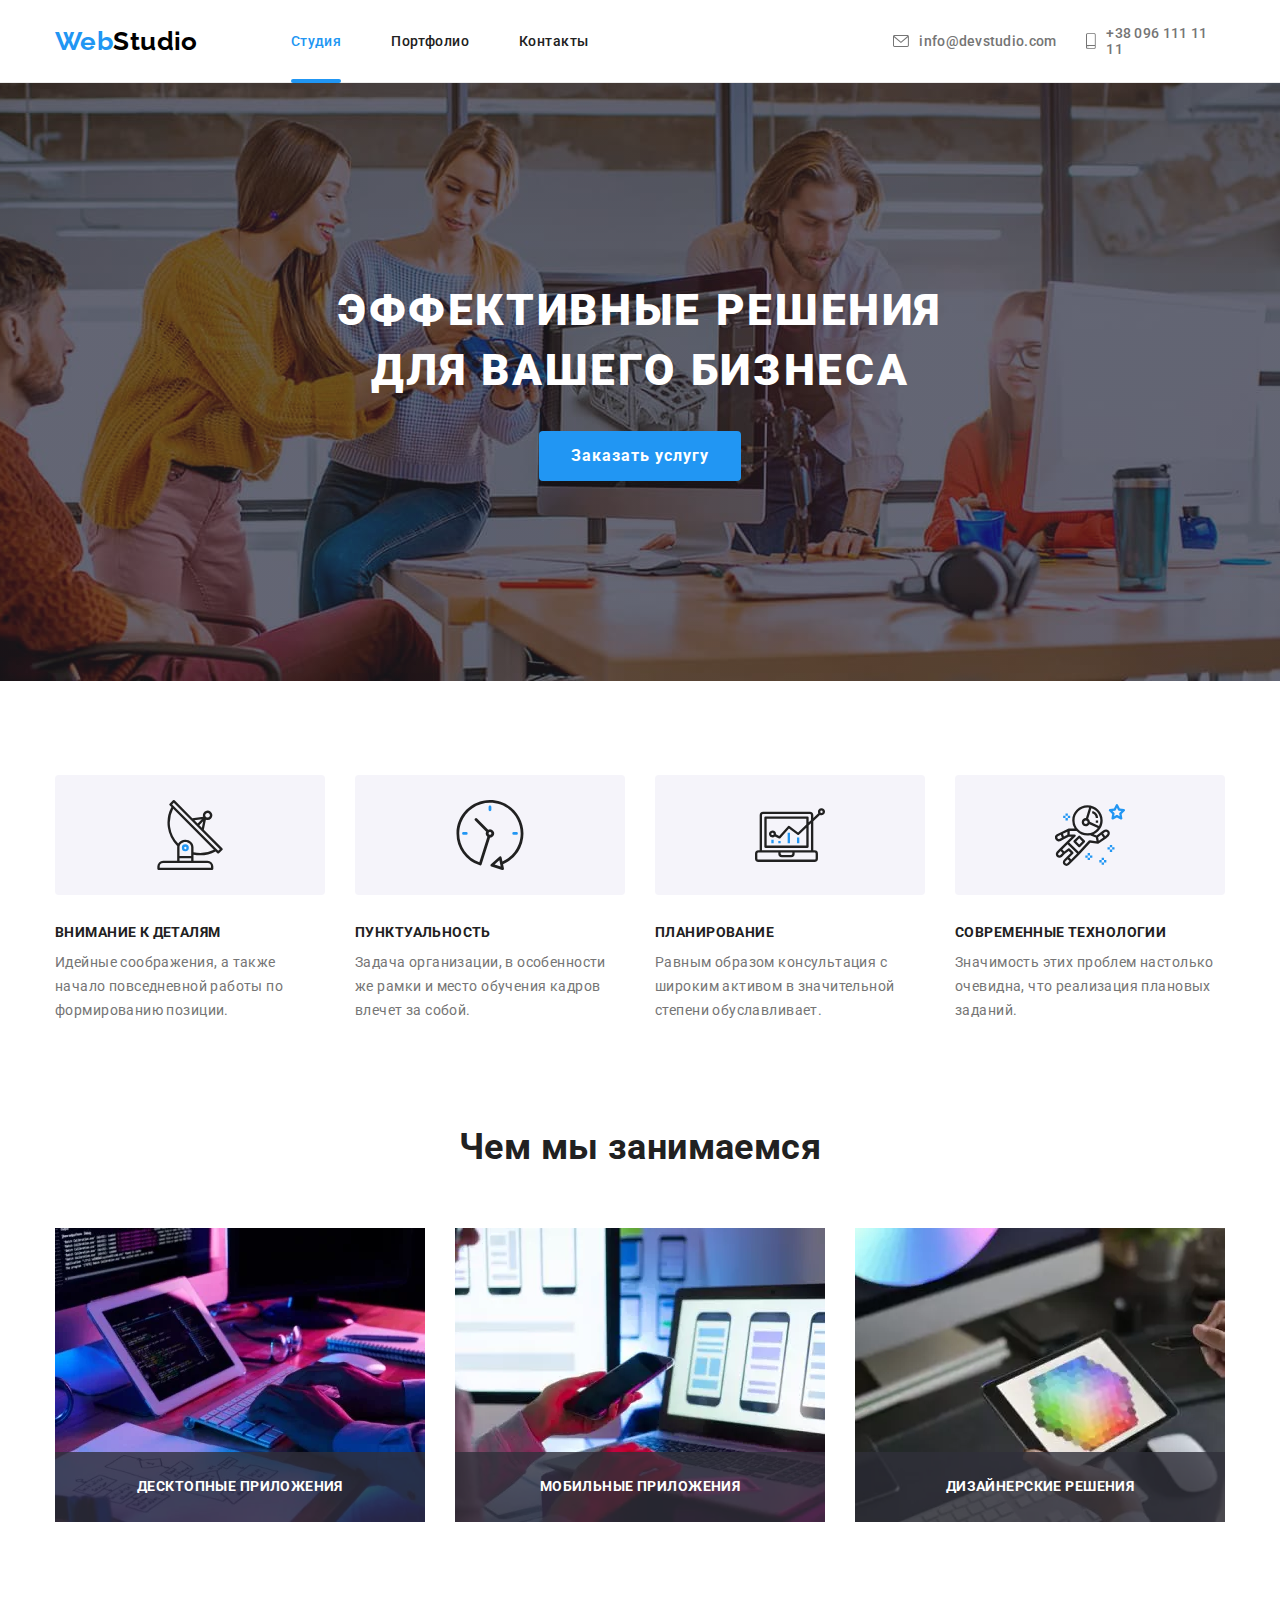
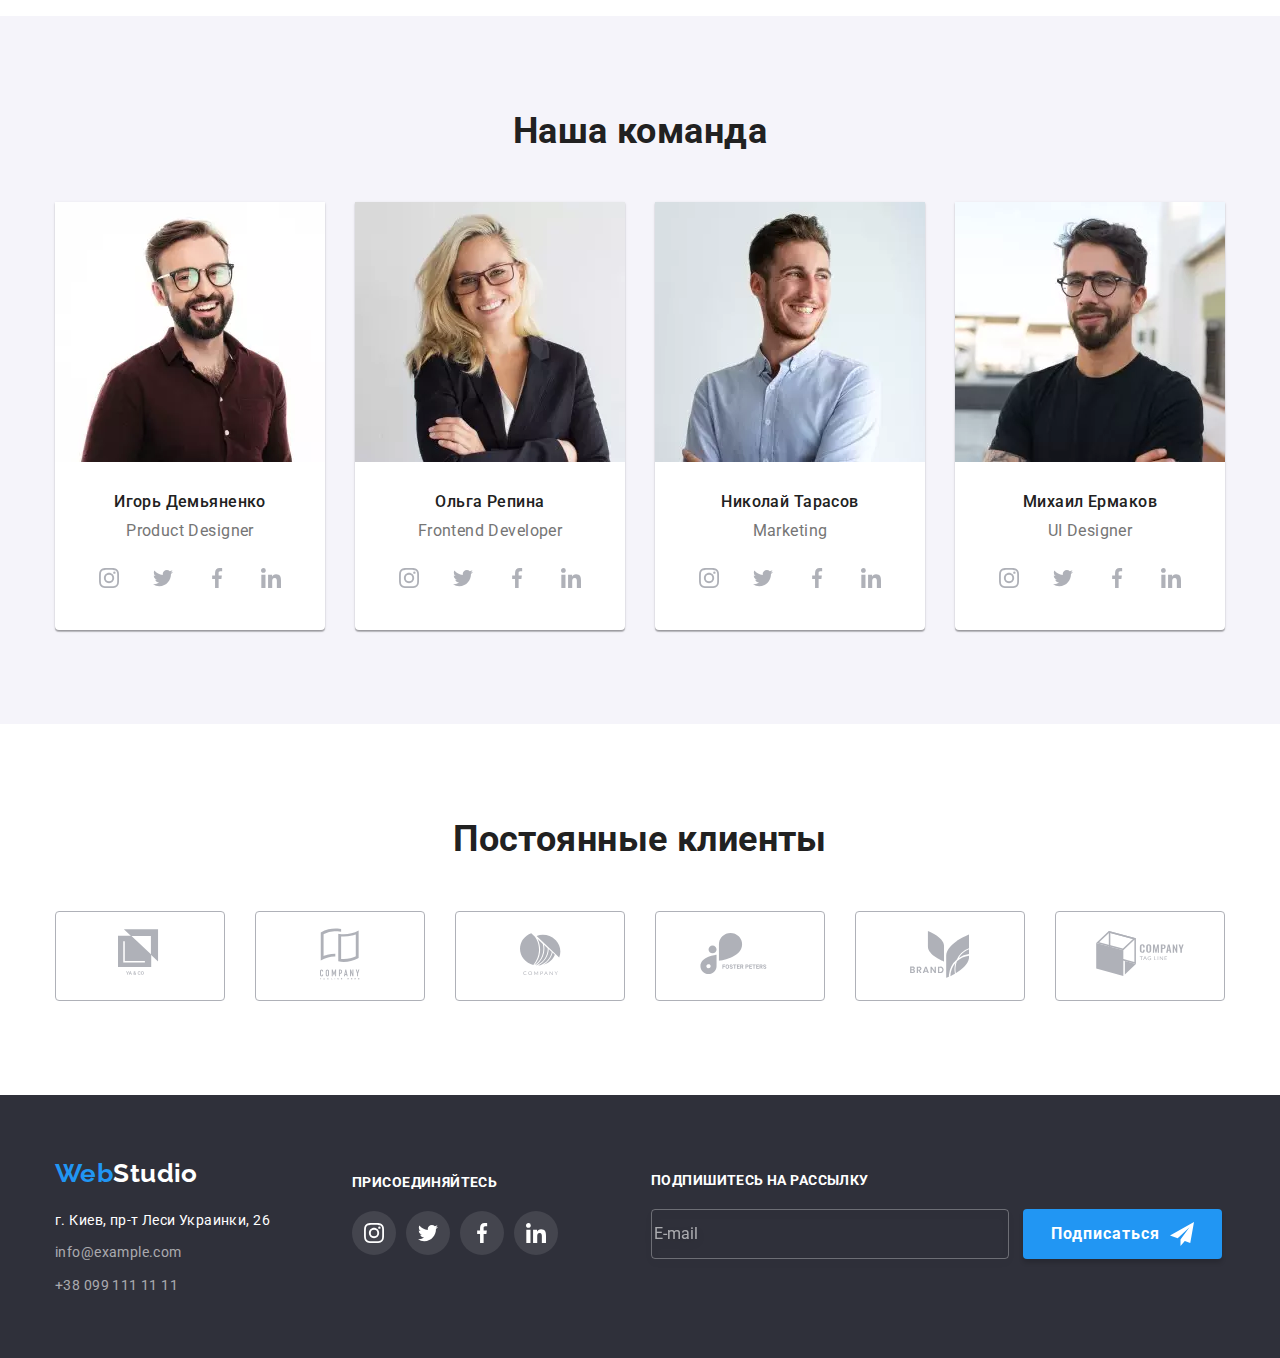
<file: index.html>
<!DOCTYPE html>
<html lang="ru">

<head>
    <meta charset="UTF-8">
    <meta name="viewport" content="width=device-width, initial-scale=1.0">
    <title>WebStudio</title>
    <link
        href="https://fonts.googleapis.com/css2?family=Raleway:wght@700&family=Roboto:wght@400;500;700;900&display=swap"
        rel="stylesheet">
    <link href="https://cdnjs.cloudflare.com/ajax/libs/modern-normalize/1.0.0/modern-normalize.min.css"
        rel="stylesheet">
    <link rel="stylesheet" href="./css/main.min.css">
</head>

<body>

    <header class="header-page">

        <div class="container header-container">

            <a href="./index.html" lang="en" class="link logo">
                <span class="logo__web-logotext">Web</span><span class="logo__studio-logotext">Studio</span>
            </a>

            <button type="button" class="header-page__menu-button" aria-expanded="false"
                aria-controls="header__menu-container" data-menu-button>
                <svg class=" header-page__menu-button-icons" aria-label="Переключатель мобильного меню">
                    <use class="header-page__menu-button-burger" href="./images/icons/sprite.svg#menu-button-icon">
                    </use>
                    <use class="header-page__menu-button-close" href="./images/icons/sprite.svg#menu-button-close">
                    </use>
                </svg>
            </button>

            <div class="header__menu-container" id="header__menu-container" data-menu>
                <nav class="header-nav">
                    <ul class="list site-nav">
                        <li class="site-nav__item">
                            <a href="./index.html" class="link site-nav__link current">Студия</a>
                        </li>
                        <li class="site-nav__item">
                            <a href=" ./portfolio.html" class="link site-nav__link"> <span>Портфолио</span> </a>
                        </li>
                        <li class="site-nav__item">
                            <a href="./index.html" class="link site-nav__link">Контакты</a>
                        </li>
                    </ul>
                </nav>

                <ul class="list mail-tel-nav">
                    <li class="mail-tel-nav__item">
                        <a href="mailto:info@devstudio.com" class="link mail-tel-nav__link"
                            aria-label="Написать письмо на">
                            <svg class="mail-tel-nav__icon-mail">
                                <use href="./images/icons/sprite.svg#mail"></use>
                            </svg>info@devstudio.com</a>
                    </li>
                    <li class="mail-tel-nav__item">
                        <a href="tel:+380991111111" class="link mail-tel-nav__link"
                            aria-label="Позвонить по номеру">
                            <svg class="mail-tel-nav__icon-tel">
                                <use href="./images/icons/sprite.svg#tel"></use>
                            </svg>+38 096 111 11 11</a>
                    </li>
                </ul>
            </div>

        </div>

    </header>

    <main>
        <section class="hero-page">
            <div class="container-hero">

                <h1 class="title hero-page__title">ЭФФЕКТИВНЫЕ РЕШЕНИЯ ДЛЯ ВАШЕГО БИЗНЕСА</h1>

                <button type="button" class="hero-page__button" data-modal-open>Заказать услугу</button>

                <div class="backdrop is-hidden" data-modal>

                    <div class="modal">

                        <form class="js-form modal__form" id="modal-form">
                            <h1 class="hidden-title">Форма в модальном окне</h1>
                            <h2 class="modal-form__title">Оставьте свои данные, мы вам перезвоним</h2>

                            <div class="modal-form__inputs-container">

                                <label for="name" class="modal-form__label-titles">Имя</label>
                                <div class="modal-form__icon-container">
                                    <input class="modal-form__input" type="text" name="name" id="name" required />
                                    <svg class="modal-form__icon-container--icon">
                                        <use href="./images/icons/sprite.svg#form-name-person"> </use>
                                    </svg>
                                </div>

                                <label for="tel-number" class="modal-form__label-titles">Телефон</label>
                                <div class="modal-form__icon-container">
                                    <input class="modal-form__input" type="tel" name="tel-number" id="tel-number"
                                        required />
                                    <svg class="modal-form__icon-container--icon">
                                        <use href="./images/icons/sprite.svg#form-phone"> </use>
                                    </svg>
                                </div>

                                <label for="mail" class="modal-form__label-titles">Почта</label>
                                <div class="modal-form__icon-container">
                                    <input class="modal-form__input" type="email" name="mail" id="mail" required />
                                    <svg class="modal-form__icon-container--icon">
                                        <use href="./images/icons/sprite.svg#form-email"> </use>
                                    </svg>
                                </div>

                                <label for="comment" class="modal-form__label-titles">Комментарий</label>
                                <textarea class="modal-form__comment" name="comment" id="comment" rows="7"
                                    placeholder="Введите текст"></textarea>

                                <label for="checkbox" class="modal-form__checkbox-label"><input type="checkbox"
                                        class="modal-form__checkbox visually-hidden" id="checkbox" name="checkbox"
                                        required />
                                    <span class="modal-form__checkbox-label--title title ">Соглашаюсь с рассылкой и
                                        принимаю<a href="./index.html"
                                            class="link modal-form__checkbox-label--agreement-link">Условия
                                            договора</a></span>

                                </label>

                            </div>

                            <button type="submit" class="modal-form__submit-button">Отправить</button>
                        </form>

                        <button type="button" class="modal__button" data-modal-close>
                            <svg class="modal__icon-close">
                                <use href="./images/icons/sprite.svg#close-modal"> </use>
                            </svg>
                        </button>
                    </div>

                </div>

            </div>
        </section>

        <section class=" features">
            <div class="container features__container">
                <ul class="list features-list">
                    <li class="features-list__item features-list__item--feature-1">
                        <h3 class="title features-list__title">ВНИМАНИЕ К ДЕТАЛЯМ</h3>
                        <p class="text features-list__text">
                            Идейные соображения, а также начало повседневной работы по
                            формированию
                            позиции.
                        </p>
                    </li>

                    <li class="features-list__item features-list__item--feature-2">
                        <h3 class="title features-list__title">ПУНКТУАЛЬНОСТЬ</h3>
                        <p class="text features-list__text">
                            Задача организации, в особенности же рамки и место обучения кадров
                            влечет за
                            собой.
                        </p>
                    </li>

                    <li class="features-list__item features-list__item--feature-3">
                        <h3 class="title features-list__title">ПЛАНИРОВАНИЕ</h3>
                        <p class="text features-list__text">
                            Равным образом консультация с широким активом в значительной степени
                            обуславливает.
                        </p>
                    </li>

                    <li class="features-list__item features-list__item--feature-4">
                        <h3 class="title features-list__title">СОВРЕМЕННЫЕ ТЕХНОЛОГИИ</h3>
                        <p class="text features-list__text">
                            Значимость этих проблем настолько очевидна, что реализация плановых
                            заданий.
                        </p>
                    </li>
                </ul>
            </div>
        </section>

        <section class="whatwedo">
            <div class="container whatwedo__container">
                <h2 class="title whatwedo__title"> Чем мы занимаемся</h2>
                <ul class="list whatwedo__list">
                    <li class="whatwedo__list-item">
                        <picture>
                            <source srcset="./images/desktop/whatwedo-1.webp 1x, ./images/desktop/whatwedo-1-2x.webp 2x"
                                type="image/webp" media="(min-width: 1200px)" />
                            <source srcset="./images/desktop/whatwedo-1.jpg 1x, ./images/desktop/whatwedo-1-2x.jpg 2x"
                                media="(min-width: 1200px)" />
                            <img src="./images/desktop/whatwedo-1.jpg" alt="Фото Десктопные приложения" />
                        </picture>
                        <p class="whatwedo__list-item--uppertext text">Десктопные приложения</p>
                    </li>
                    <li class="whatwedo__list-item">
                        <picture>
                            <source srcset="./images/desktop/whatwedo-2.webp 1x, ./images/desktop/whatwedo-2-2x.webp 2x"
                                type="image/webp" media="(min-width: 1200px)" />
                            <source srcset="./images/desktop/whatwedo-2.jpg 1x, ./images/desktop/whatwedo-2-2x.jpg 2x"
                                media="(min-width: 1200px)" />
                            <img src="./images/desktop/whatwedo-2.jpg" alt="Фото Мобильные приложения" />
                        </picture>
                        <p class="whatwedo__list-item--uppertext text">Мобильные приложения</p>
                    </li>
                    <li class="whatwedo__list-item">
                        <picture>
                            <source srcset="./images/desktop/whatwedo-3.webp 1x, ./images/desktop/whatwedo-3-2x.webp 2x"
                                type="image/webp" media="(min-width: 1200px)" />
                            <source srcset="./images/desktop/whatwedo-3.jpg 1x, ./images/desktop/whatwedo-3-2x.jpg 2x"
                                media="(min-width: 1200px)" />
                            <img src="./images/desktop/whatwedo-3.jpg" alt="Фото Дизайнерские решения" />
                        </picture>
                        <p class="whatwedo__list-item--uppertext text">Дизайнерские решения</p>
                    </li>
                </ul>
            </div>
        </section>

        <section class="our-team">
            <div class="container our-team__container">
                <h2 class="title our-team__container--title">Наша команда</h2>
                <ul class="list our-team__team-cards-list">

                    <li class="our-team__team-cards-list-item">
                        <picture>
                            <source srcset="./images/desktop/team-id.webp 1x, ./images/desktop/team-id-2x.webp 2x"
                                type="image/webp" media="(min-width: 1200px)" />
                            <source srcset="./images/desktop/team-id.jpg 1x, ./images/desktop/team-id-2x.jpg 2x"
                                media="(min-width: 1200px)" />
                            <source srcset="./images/tablet/team-id.jpg 1x, ./images/tablet/team-id-2x.jpg 2x"
                                media="(min-width: 768px)" />
                            <source srcset="./images/mobile/team-id.jpg 1x, ./images/mobile/team-id-2x.jpg 2x"
                                media="(max-width: 767px)" />

                            <img src="./images/mobile/team-id.jpg" alt="Игорь Демьяненко" />
                        </picture>
                        <h3 class="title our-team__team-cards-list-item--title"> Игорь Демьяненко </h3>
                        <p lang="en" class="text our-team__team-cards-list-item--text">Product Designer</p>
                        <ul class="list our-team__social-list">
                            <li class="our-team__social-list-item"> <a href="https://www.instagram.com/" target="_blank"
                                    class="link our-team__social-list-item-link">
                                    <svg class="our-team__social-list-item-icon--instagram">
                                        <use href="./images/icons/sprite.svg#instagram"></use>
                                    </svg></a> </li>
                            <li class="our-team__social-list-item"> <a href="https://www.twitter.com/" target="_blank"
                                    class="link our-team__social-list-item-link">
                                    <svg class="our-team__social-list-item-icon--twitter">
                                        <use href="./images/icons/sprite.svg#twitter"> </use>
                                    </svg></a></li>
                            <li class="our-team__social-list-item"> <a href="https://www.facebook.com/" target="_blank"
                                    class="link our-team__social-list-item-link">
                                    <svg class="our-team__social-list-item-icon--facebook">
                                        <use href="./images/icons/sprite.svg#facebook"> </use>
                                    </svg></a></li>
                            <li class="our-team__social-list-item"> <a href="https://www.linkedin.com/" target="_blank"
                                    class="link our-team__social-list-item-link">
                                    <svg class="our-team__social-list-item-icon--linkedin">
                                        <use href="./images/icons/sprite.svg#linkedin"> </use>
                                    </svg></a></li>
                        </ul>
                    </li>

                    <li class="our-team__team-cards-list-item">
                        <picture>
                            <source srcset="./images/desktop/team-or.webp 1x, ./images/desktop/team-or-2x.webp 2x"
                                type="image/webp" media="(min-width: 1200px)" />
                            <source srcset="./images/desktop/team-or.jpg 1x, ./images/desktop/team-or-2x.jpg 2x"
                                media="(min-width: 1200px)" />
                            <source srcset="./images/tablet/team-or.jpg 1x, ./images/tablet/team-or-2x.jpg 2x"
                                media="(min-width: 768px)" />
                            <source srcset="./images/mobile/team-or.jpg 1x, ./images/mobile/team-or-2x.jpg 2x"
                                media="(max-width: 767px)" />

                            <img src="./images/mobile/team-or.jpg" alt="Ольга Репина" />
                        </picture>
                        <h3 class="title our-team__team-cards-list-item--title">Ольга Репина</h3>
                        <p lang="en" class="text our-team__team-cards-list-item--text">Frontend Developer</p>
                        <ul class="list our-team__social-list">
                            <li class="our-team__social-list-item"> <a href="https://www.instagram.com/" target="_blank"
                                    class="link our-team__social-list-item-link">
                                    <svg class="our-team__social-list-item-icon--instagram">
                                        <use href="./images/icons/sprite.svg#instagram"></use>
                                    </svg></a> </li>
                            <li class="our-team__social-list-item"> <a href="https://www.twitter.com/" target="_blank"
                                    class="link our-team__social-list-item-link">
                                    <svg class="our-team__social-list-item-icon--twitter">
                                        <use href="./images/icons/sprite.svg#twitter"> </use>
                                    </svg></a></li>
                            <li class="our-team__social-list-item"> <a href="https://www.facebook.com/" target="_blank"
                                    class="link our-team__social-list-item-link">
                                    <svg class="our-team__social-list-item-icon--facebook">
                                        <use href="./images/icons/sprite.svg#facebook"> </use>
                                    </svg></a></li>
                            <li class="our-team__social-list-item"> <a href="https://www.linkedin.com/" target="_blank"
                                    class="link our-team__social-list-item-link">
                                    <svg class="our-team__social-list-item-icon--linkedin">
                                        <use href="./images/icons/sprite.svg#linkedin"> </use>
                                    </svg></a></li>
                        </ul>
                    </li>

                    <li class="our-team__team-cards-list-item">
                        <picture>
                            <source srcset="./images/desktop/team-nt.webp 1x, ./images/desktop/team-nt-2x.webp 2x"
                                type="image/webp" media="(min-width: 1200px)" />
                            <source srcset="./images/desktop/team-nt.jpg 1x, ./images/desktop/team-nt-2x.jpg 2x"
                                media="(min-width: 1200px)" />
                            <source srcset="./images/tablet/team-nt.jpg 1x, ./images/tablet/team-nt-2x.jpg 2x"
                                media="(min-width: 768px)" />
                            <source srcset="./images/mobile/team-nt.jpg 1x, ./images/mobile/team-nt-2x.jpg 2x"
                                media="(max-width: 767px)" />

                            <img src="./images/mobile/team-nt.jpg" alt="Николай Тарасов" />
                        </picture>
                        <h3 class="title our-team__team-cards-list-item--title">Николай Тарасов</h3>
                        <p lang="en" class="text our-team__team-cards-list-item--text">Marketing</p>
                        <ul class="list our-team__social-list">
                            <li class="our-team__social-list-item"> <a href="https://www.instagram.com/" target="_blank"
                                    class="link our-team__social-list-item-link">
                                    <svg class="our-team__social-list-item-icon--instagram">
                                        <use href="./images/icons/sprite.svg#instagram"></use>
                                    </svg></a> </li>
                            <li class="our-team__social-list-item"> <a href="https://www.twitter.com/" target="_blank"
                                    class="link our-team__social-list-item-link">
                                    <svg class="our-team__social-list-item-icon--twitter">
                                        <use href="./images/icons/sprite.svg#twitter"> </use>
                                    </svg></a></li>
                            <li class="our-team__social-list-item"> <a href="https://www.facebook.com/" target="_blank"
                                    class="link our-team__social-list-item-link">
                                    <svg class="our-team__social-list-item-icon--facebook">
                                        <use href="./images/icons/sprite.svg#facebook"> </use>
                                    </svg></a></li>
                            <li class="our-team__social-list-item"> <a href="https://www.linkedin.com/" target="_blank"
                                    class="link our-team__social-list-item-link">
                                    <svg class="our-team__social-list-item-icon--linkedin">
                                        <use href="./images/icons/sprite.svg#linkedin"> </use>
                                    </svg></a></li>
                        </ul>
                    </li>

                    <li class="our-team__team-cards-list-item">
                        <picture>
                            <source srcset="./images/desktop/team-me.webp 1x, ./images/desktop/team-me-2x.webp 2x"
                                type="image/webp" media="(min-width: 1200px)" />
                            <source srcset="./images/desktop/team-me.jpg 1x, ./images/desktop/team-me-2x.jpg 2x"
                                media="(min-width: 1200px)" />
                            <source srcset="./images/tablet/team-me.jpg 1x, ./images/tablet/team-me-2x.jpg 2x"
                                media="(min-width: 768px)" />
                            <source srcset="./images/mobile/team-me.jpg 1x, ./images/mobile/team-me-2x.jpg 2x"
                                media="(max-width: 767px)" />

                            <img src="./images/mobile/team-me.jpg" alt="Михаил Ермаков" />
                        </picture>
                        <h3 class="title our-team__team-cards-list-item--title">Михаил Ермаков</h3>
                        <p lang="en" class="text our-team__team-cards-list-item--text">UI Designer</p>
                        <ul class="list our-team__social-list">
                            <li class="our-team__social-list-item"> <a href="https://www.instagram.com/" target="_blank"
                                    class="link our-team__social-list-item-link">
                                    <svg class="our-team__social-list-item-icon--instagram">
                                        <use href="./images/icons/sprite.svg#instagram"></use>
                                    </svg></a> </li>
                            <li class="our-team__social-list-item"> <a href="https://www.twitter.com/" target="_blank"
                                    class="link our-team__social-list-item-link">
                                    <svg class="our-team__social-list-item-icon--twitter">
                                        <use href="./images/icons/sprite.svg#twitter"> </use>
                                    </svg></a></li>
                            <li class="our-team__social-list-item"> <a href="https://www.facebook.com/" target="_blank"
                                    class="link our-team__social-list-item-link">
                                    <svg class="our-team__social-list-item-icon--facebook">
                                        <use href="./images/icons/sprite.svg#facebook"> </use>
                                    </svg></a></li>
                            <li class="our-team__social-list-item"> <a href="https://www.linkedin.com/" target="_blank"
                                    class="link our-team__social-list-item-link">
                                    <svg class="our-team__social-list-item-icon--linkedin">
                                        <use href="./images/icons/sprite.svg#linkedin"> </use>
                                    </svg></a></li>
                        </ul>
                    </li>
                </ul>
            </div>
        </section>

        <section class="our-clients">
            <div class="container our-clients__container">
                <h2 class="title our-clients__container--title">Постоянные клиенты</h2>
                <ul class="list our-clients__list">
                    <li class="our-clients__list-item">
                        <a href="/" target="_blank" class="link">
                            <svg class="our-clients__list-item-icon--client-1">
                                <use href="./images/icons/sprite.svg#client-1"></use>
                            </svg> <span class="hidden-title">client-1</span> </a>
                    </li>
                    <li class="our-clients__list-item">
                        <a href="/" target="_blank" class="link">
                            <svg class="our-clients__list-item-icon--client-2">
                                <use href="./images/icons/sprite.svg#client-2"></use>
                            </svg> <span class="hidden-title">client-2</span> </a>
                    </li>
                    <li class="our-clients__list-item">
                        <a href="/" target="_blank" class="link">
                            <svg class="our-clients__list-item-icon--client-3">
                                <use href="./images/icons/sprite.svg#client-3"></use>
                            </svg> <span class="hidden-title">client-3</span> </a>
                    </li>
                    <li class="our-clients__list-item">
                        <a href="/" target="_blank" class="link">
                            <svg class="our-clients__list-item-icon--client-4">
                                <use href="./images/icons/sprite.svg#client-4"></use>
                            </svg> <span class="hidden-title">client-4</span> </a>
                    </li>
                    <li class="our-clients__list-item">
                        <a href="/" target="_blank" class="link">
                            <svg class="our-clients__list-item-icon--client-5">
                                <use href="./images/icons/sprite.svg#client-5"></use>
                            </svg> <span class="hidden-title">client-5</span> </a>
                    </li>
                    <li class="our-clients__list-item">
                        <a href="/" target="_blank" class="link">
                            <svg class="our-clients__list-item-icon--client-6">
                                <use href="./images/icons/sprite.svg#client-6"></use>
                            </svg> <span class="hidden-title">client-6</span> </a>
                    </li>
                </ul>
            </div>
        </section>

    </main>

    <footer class="footer-page">
        <div class="container footer-page__container">

            <div class="footer-page__container-tablet">
                <ul class="list footer-page__list-general-contacts">
                    <li class="item footer-page__list-general-contacts-item-logo">
                        <a href="./index.html" lang="en" class="link logo footer-page__logo"> <span
                                class="logo__web-logotext">Web</span><span
                                class="logo__studio-logotext footer-page__logo--studio-logotext">Studio</span>
                        </a>
                    </li>
                    <li class="item footer-page__list-general-contacts-item">
                        <address>
                            <span class="footer-page__list-general-contacts--address">г. Киев, пр-т Леси Украинки,
                                26</span>
                        </address>
                    </li>
                    <li class="item footer-page__list-general-contacts-item"> <a href="mailto:info@example.com"
                            class="link footer-page__list-general-contacts--mailtel">info@example.com</a>
                    </li>
                    <li class="item footer-page__list-general-contacts-item"> <a href="tel:+380991111111"
                            class="link footer-page__list-general-contacts--mailtel">+38
                            099 111 11 11</a>
                    </li>
                </ul>

                <ul class="list footer-page__list-join-to-us">
                    <li class="item footer-page__list-join-to-us-item">
                        <p class="text footer-page__list-join-to-us--text">присоединяйтесь</p>
                    </li>
                    <li class="item footer-page__list-join-to-us-item">
                        <ul class="list footer-page__social-list">
                            <li class="footer-page__social-list-item"> <a href="https://www.instagram.com/"
                                    target="_blank" class="link footer-page__social-list-link">
                                    <svg class="footer-page__social-list-icon--instagram">
                                        <use href="./images/icons/sprite.svg#instagram"></use>
                                    </svg></a> </li>
                            <li class="footer-page__social-list-item"> <a href="https://www.twitter.com/"
                                    target="_blank" class="link footer-page__social-list-link">
                                    <svg class="footer-page__social-list-icon--twitter">
                                        <use href="./images/icons/sprite.svg#twitter"> </use>
                                    </svg></a></li>
                            <li class="footer-page__social-list-item"> <a href="https://www.facebook.com/"
                                    target="_blank" class="link footer-page__social-list-link">
                                    <svg class="footer-page__social-list-icon--facebook">
                                        <use href="./images/icons/sprite.svg#facebook"> </use>
                                    </svg></a></li>
                            <li class="footer-page__social-list-item"> <a href="https://www.linkedin.com/"
                                    target="_blank" class="link footer-page__social-list-link">
                                    <svg class="footer-page__social-list-icon--linkedin">
                                        <use href="./images/icons/sprite.svg#linkedin"> </use>
                                    </svg></a></li>
                        </ul>
                    </li>
                </ul>
            </div>

            <ul class="list footer-page__form-container">
                <li class="item footer-page__form-container-item">
                    <p class="text footer-page__form-container--text">Подпишитесь на рассылку</p>
                </li>
                <li class="item footer-page__form-container-item">
                    <form class="js-form footer-form" id="footer-form">
                        <label for="mail-submit"></label>
                        <input class="footer-form__field" type="email" name="mail-submit" id="mail-submit"
                            placeholder="E-mail">
                        <button type="submit" class="footer-form__button-submit">Подписаться
                            <!-- <svg class="icon">
                                <use href="./images/icons/sprite.svg#footer-icon-send"> </use>
                            </svg> -->

                        </button>
                    </form>
                </li>

            </ul>
        </div>
    </footer>

    <script src="./js/menu.js"></script>
    <script src="./js/modal.js"></script>
    <script src="./js/js-form.js"></script>

</body>

</html>
</file>
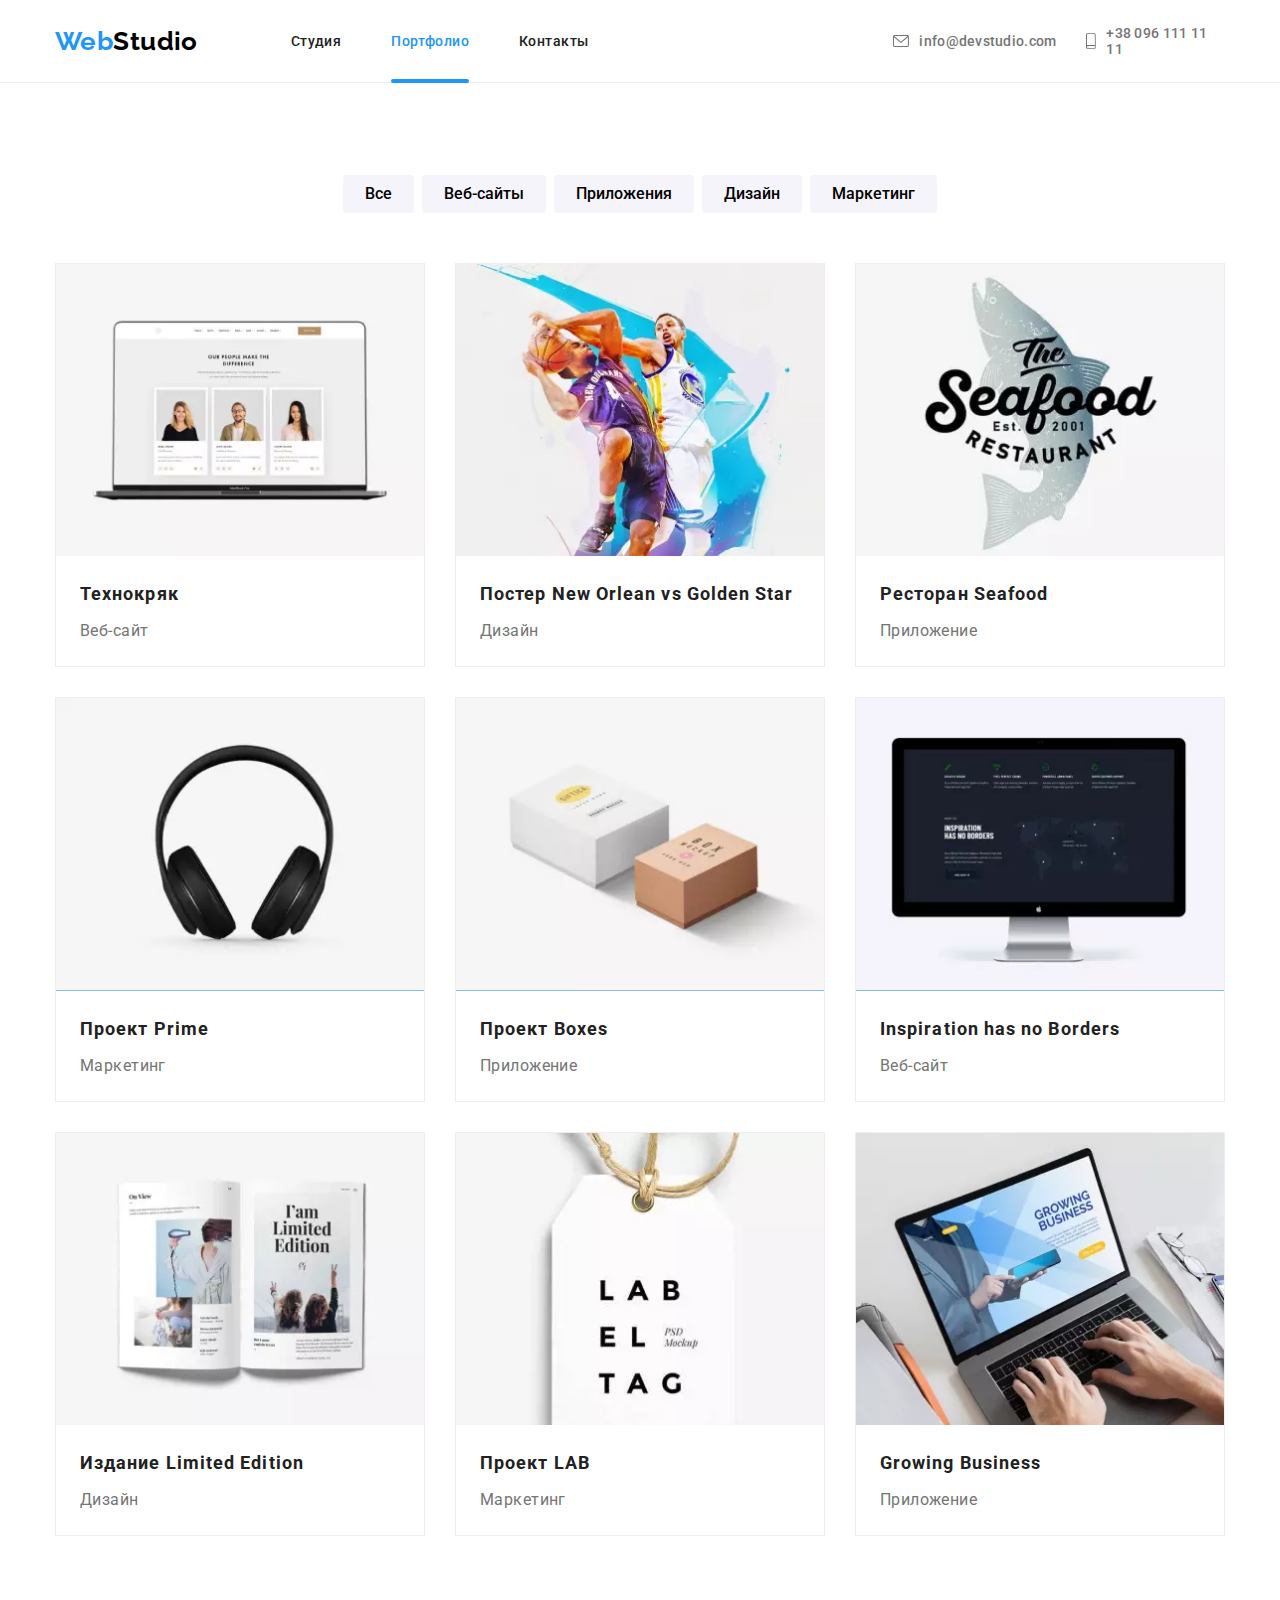
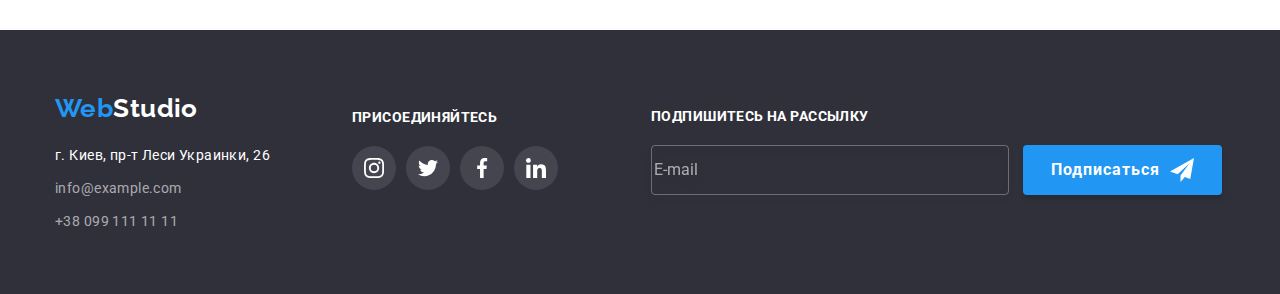
<file: portfolio.html>
<!DOCTYPE html>
<html lang="ru">

<head>
    <meta charset="UTF-8">
    <meta name="viewport" content="width=device-width, initial-scale=1.0">
    <title>Портфолио</title>
    <link
        href="https://fonts.googleapis.com/css2?family=Raleway:wght@700&family=Roboto:wght@400;500;700;900&display=swap"
        rel="stylesheet">
    <link href="https://cdnjs.cloudflare.com/ajax/libs/modern-normalize/1.0.0/modern-normalize.min.css"
        rel="stylesheet">
    <link rel="stylesheet" href="./css/portfolio-styles.min.css">
</head>

<body>

    <header class="header-page">

        <div class="container header-container">

            <a href="./index.html" lang="en" class="link logo">
                <span class="logo__web-logotext">Web</span><span class="logo__studio-logotext">Studio</span>
            </a>

            <button type="button" class="header-page__menu-button" aria-expanded="false"
                aria-controls="header__menu-container" data-menu-button>
                <svg class=" header-page__menu-button-icons" aria-label="Переключатель мобильного меню">
                    <use class="header-page__menu-button-burger" href="./images/icons/sprite.svg#menu-button-icon">
                    </use>
                    <use class="header-page__menu-button-close" href="./images/icons/sprite.svg#menu-button-close">
                    </use>
                </svg>
            </button>

            <div class="header__menu-container" id="header__menu-container" data-menu>
                <nav class="header-nav">
                    <ul class="list site-nav">
                        <li class="site-nav__item">
                            <a href="./index.html" class="link site-nav__link">Студия</a>
                        </li>
                        <li class="site-nav__item">
                            <a href=" ./portfolio.html" class="link site-nav__link current"> <span>Портфолио</span> </a>
                        </li>
                        <li class="site-nav__item">
                            <a href="./index.html" class="link site-nav__link">Контакты</a>
                        </li>
                    </ul>
                </nav>

                <ul class="list mail-tel-nav">
                    <li class="mail-tel-nav__item">
                        <a href="mailto:info@devstudio.com" class="link mail-tel-nav__link"
                            aria-label="Написать письмо на">
                            <svg class="mail-tel-nav__icon-mail">
                                <use href="./images/icons/sprite.svg#mail"></use>
                            </svg>info@devstudio.com</a>
                    </li>
                    <li class="mail-tel-nav__item">
                        <a href="tel:+380991111111" class="link mail-tel-nav__link" aria-label="Позвонить по номеру">
                            <svg class="mail-tel-nav__icon-tel">
                                <use href="./images/icons/sprite.svg#tel"></use>
                            </svg>+38 096 111 11 11</a>
                    </li>
                </ul>
            </div>

        </div>

    </header>

    <main>

        <h1 class="hidden-title">Страница Портфолио</h1>

        <section class="portfolio-page">
            <div class="container">

                <ul class="list portfolio-page__list-button">
                    <li class="portfolio-page__list-button-item"> <button type="button" class="portfolio-page__button">
                            <span>Все</span> </button>
                    </li>
                    <li class="portfolio-page__list-button-item"> <button type="button" class="portfolio-page__button">
                            <span>Веб-сайты</span>
                        </button>
                    </li>
                    <li class="portfolio-page__list-button-item"> <button type="button" class="portfolio-page__button">
                            <span>Приложения</span>
                        </button>
                    </li>
                    <li class="portfolio-page__list-button-item"> <button type="button" class="portfolio-page__button">
                            <span>Дизайн</span>
                        </button>
                    </li>
                    <li class="portfolio-page__list-button-item"> <button type="button" class="portfolio-page__button">
                            <span>Маркетинг</span>
                        </button>
                    </li>
                </ul>

                <ul class="list portfolio-page__projects-list">
                    <li class="portfolio-page__projects-list-item"> <a href="/"
                            class="link portfolio-page__projects-list-link" title="сайт Технокряка">
                            <div class="portfolio-page__projects-list-overlay-container">
                                <picture>
                                    <source
                                        srcset="./images/desktop/project-1.webp 1x, ./images/desktop/project-1-2x.webp 2x"
                                        type="image/webp" media="(min-width: 1200px)" />
                                    <source
                                        srcset="./images/desktop/project-1.jpg 1x, ./images/desktop/project-1-2x.jpg 2x"
                                        media="(min-width: 1200px)" />
                                    <source
                                        srcset="./images/tablet/project-1.jpg 1x, ./images/tablet/project-1-2x.jpg 2x"
                                        media="(min-width: 768px)" />
                                    <source
                                        srcset="./images/mobile/project-1.jpg 1x, ./images/mobile/project-1-2x.jpg 2x"
                                        media="(max-width: 767px)" />

                                    <img src="./images/mobile/project-1.jpg" alt="Фото веб-сайта Технокряк" />
                                </picture>
                                <p class="text portfolio-page__projects-list-overlay-text">Технокряк это современная
                                    площадка распространения коронавируса.
                                    Компании
                                    используют эту платформу для цифрового
                                    шпионажа и атак на защищённые сервера конкурентов.</p>
                            </div>

                            <div class="portfolio-page__projects-list-item-under-the-pic">
                                <h2 class="title portfolio-page__projects-list-item-title">Технокряк</h2>
                                <p class="text portfolio-page__projects-list-item-text">Веб-сайт</p>
                            </div>
                        </a>
                    </li>
                    <li class="portfolio-page__projects-list-item"> <a href="/"
                            class="link portfolio-page__projects-list-link">
                            <div class="portfolio-page__projects-list-overlay-container">
                                <picture>
                                    <source
                                        srcset="./images/desktop/project-2.webp 1x, ./images/desktop/project-2-2x.webp 2x"
                                        type="image/webp" media="(min-width: 1200px)" />
                                    <source
                                        srcset="./images/desktop/project-2.jpg 1x, ./images/desktop/project-2-2x.jpg 2x"
                                        media="(min-width: 1200px)" />
                                    <source
                                        srcset="./images/tablet/project-2.jpg 1x, ./images/tablet/project-2-2x.jpg 2x"
                                        media="(min-width: 768px)" />
                                    <source
                                        srcset="./images/mobile/project-2.jpg 1x, ./images/mobile/project-2-2x.jpg 2x"
                                        media="(max-width: 767px)" />

                                    <img src="./images/mobile/project-2.jpg" alt="Фото дизайна Постера New Orlean vs Golden
                                    Star" />
                                </picture>
                                <p class="text portfolio-page__projects-list-overlay-text">Lorem ipsum dolor sit amet
                                    consectetur adipisicing elit.</p>
                            </div>

                            <div class="portfolio-page__projects-list-item-under-the-pic">
                                <h2 class="title portfolio-page__projects-list-item-title">Постер New Orlean vs Golden
                                    Star</h2>
                                <p class="text portfolio-page__projects-list-item-text">Дизайн</p>
                            </div>
                        </a>
                    </li>
                    <li class="portfolio-page__projects-list-item"> <a href="/"
                            class="link portfolio-page__projects-list-link">
                            <div class="portfolio-page__projects-list-overlay-container">
                                <picture>
                                    <source
                                        srcset="./images/desktop/project-3.webp 1x, ./images/desktop/project-3-2x.webp 2x"
                                        type="image/webp" media="(min-width: 1200px)" />
                                    <source
                                        srcset="./images/desktop/project-3.jpg 1x, ./images/desktop/project-3-2x.jpg 2x"
                                        media="(min-width: 1200px)" />
                                    <source
                                        srcset="./images/tablet/project-3.jpg 1x, ./images/tablet/project-3-2x.jpg 2x"
                                        media="(min-width: 768px)" />
                                    <source
                                        srcset="./images/mobile/project-3.jpg 1x, ./images/mobile/project-3-2x.jpg 2x"
                                        media="(max-width: 767px)" />

                                    <img src="./images/mobile/project-3.jpg"
                                        alt="Фото приложения постера Ресторана Seafood" />
                                </picture>
                                <p class="text portfolio-page__projects-list-overlay-text">Lorem ipsum dolor sit amet
                                    consectetur adipisicing elit.</p>
                            </div>

                            <div class="portfolio-page__projects-list-item-under-the-pic">
                                <h2 class="title portfolio-page__projects-list-item-title">Ресторан Seafood</h2>
                                <p class="text portfolio-page__projects-list-item-text">Приложение</p>
                            </div>
                        </a>
                    </li>
                    <li class="portfolio-page__projects-list-item"> <a href="/"
                            class="link portfolio-page__projects-list-link">
                            <div class="portfolio-page__projects-list-overlay-container">
                                <picture>
                                    <source
                                        srcset="./images/desktop/project-4.webp 1x, ./images/desktop/project-4-2x.webp 2x"
                                        type="image/webp" media="(min-width: 1200px)" />
                                    <source
                                        srcset="./images/desktop/project-4.jpg 1x, ./images/desktop/project-4-2x.jpg 2x"
                                        media="(min-width: 1200px)" />
                                    <source
                                        srcset="./images/tablet/project-4.jpg 1x, ./images/tablet/project-4-2x.jpg 2x"
                                        media="(min-width: 768px)" />
                                    <source
                                        srcset="./images/mobile/project-4.jpg 1x, ./images/mobile/project-4-2x.jpg 2x"
                                        media="(max-width: 767px)" />

                                    <img src="./images/mobile/project-4.jpg" alt="Фото маркетинга Проекта Prime" />
                                </picture>
                                <p class="text portfolio-page__projects-list-overlay-text">Lorem ipsum dolor sit amet
                                    consectetur adipisicing elit.</p>
                            </div>

                            <div class="portfolio-page__projects-list-item-under-the-pic">
                                <h2 class="title portfolio-page__projects-list-item-title">Проект Prime</h2>
                                <p class="text portfolio-page__projects-list-item-text">Маркетинг</p>
                            </div>
                        </a>
                    </li>
                    <li class="portfolio-page__projects-list-item"> <a href="/"
                            class="link portfolio-page__projects-list-link">
                            <div class="portfolio-page__projects-list-overlay-container">
                                <picture>
                                    <source
                                        srcset="./images/desktop/project-5.webp 1x, ./images/desktop/project-5-2x.webp 2x"
                                        type="image/webp" media="(min-width: 1200px)" />
                                    <source
                                        srcset="./images/desktop/project-5.jpg 1x, ./images/desktop/project-5-2x.jpg 2x"
                                        media="(min-width: 1200px)" />
                                    <source
                                        srcset="./images/tablet/project-5.jpg 1x, ./images/tablet/project-5-2x.jpg 2x"
                                        media="(min-width: 768px)" />
                                    <source
                                        srcset="./images/mobile/project-5.jpg 1x, ./images/mobile/project-5-2x.jpg 2x"
                                        media="(max-width: 767px)" />

                                    <img src="./images/mobile/project-5.jpg" alt="Фото приложения Проекта Boxes" />
                                </picture>
                                <p class="text portfolio-page__projects-list-overlay-text">Lorem ipsum dolor sit amet
                                    consectetur adipisicing elit.</p>
                            </div>

                            <div class="portfolio-page__projects-list-item-under-the-pic">
                                <h2 class="title portfolio-page__projects-list-item-title">Проект Boxes</h2>
                                <p class="text portfolio-page__projects-list-item-text">Приложение</p>
                            </div>
                        </a>
                    </li>
                    <li class="portfolio-page__projects-list-item"> <a href="/"
                            class="link portfolio-page__projects-list-link">
                            <div class="portfolio-page__projects-list-overlay-container">
                                <picture>
                                    <source
                                        srcset="./images/desktop/project-6.webp 1x, ./images/desktop/project-6-2x.webp 2x"
                                        type="image/webp" media="(min-width: 1200px)" />
                                    <source
                                        srcset="./images/desktop/project-6.jpg 1x, ./images/desktop/project-6-2x.jpg 2x"
                                        media="(min-width: 1200px)" />
                                    <source
                                        srcset="./images/tablet/project-6.jpg 1x, ./images/tablet/project-6-2x.jpg 2x"
                                        media="(min-width: 768px)" />
                                    <source
                                        srcset="./images/mobile/project-6.jpg 1x, ./images/mobile/project-6-2x.jpg 2x"
                                        media="(max-width: 767px)" />

                                    <img src="./images/mobile/project-6.jpg"
                                        alt="Фото веб-сайта Inspiration has no Borders" />
                                </picture>
                                <p class=" text portfolio-page__projects-list-overlay-text">Lorem ipsum dolor sit amet
                                    consectetur adipisicing elit.</p>
                            </div>

                            <div class="portfolio-page__projects-list-item-under-the-pic">
                                <h2 class="title portfolio-page__projects-list-item-title">Inspiration has no Borders
                                </h2>
                                <p class="text portfolio-page__projects-list-item-text">Веб-сайт</p>
                            </div>
                        </a>
                    </li>
                    <li class="portfolio-page__projects-list-item"> <a href="/"
                            class="link portfolio-page__projects-list-link">
                            <div class="portfolio-page__projects-list-overlay-container">
                                <picture>
                                    <source
                                        srcset="./images/desktop/project-7.webp 1x, ./images/desktop/project-7-2x.webp 2x"
                                        type="image/webp" media="(min-width: 1200px)" />
                                    <source
                                        srcset="./images/desktop/project-7.jpg 1x, ./images/desktop/project-7-2x.jpg 2x"
                                        media="(min-width: 1200px)" />
                                    <source
                                        srcset="./images/tablet/project-7.jpg 1x, ./images/tablet/project-7-2x.jpg 2x"
                                        media="(min-width: 768px)" />
                                    <source
                                        srcset="./images/mobile/project-7.jpg 1x, ./images/mobile/project-7-2x.jpg 2x"
                                        media="(max-width: 767px)" />

                                    <img src="./images/mobile/project-7.jpg"
                                        alt="Фото дизайна постера Издания Limited Edition" />
                                </picture>
                                <p class="text portfolio-page__projects-list-overlay-text">Lorem ipsum dolor sit amet
                                    consectetur adipisicing elit.</p>
                            </div>

                            <div class="portfolio-page__projects-list-item-under-the-pic">
                                <h2 class="title portfolio-page__projects-list-item-title">Издание Limited Edition</h2>
                                <p class="text portfolio-page__projects-list-item-text">Дизайн</p>
                            </div>
                        </a>
                    </li>
                    <li class="portfolio-page__projects-list-item"> <a href="/"
                            class="link portfolio-page__projects-list-link">
                            <div class="portfolio-page__projects-list-overlay-container">
                                <picture>
                                    <source
                                        srcset="./images/desktop/project-8.webp 1x, ./images/desktop/project-8-2x.webp 2x"
                                        type="image/webp" media="(min-width: 1200px)" />
                                    <source
                                        srcset="./images/desktop/project-8.jpg 1x, ./images/desktop/project-8-2x.jpg 2x"
                                        media="(min-width: 1200px)" />
                                    <source
                                        srcset="./images/tablet/project-8.jpg 1x, ./images/tablet/project-8-2x.jpg 2x"
                                        media="(min-width: 768px)" />
                                    <source
                                        srcset="./images/mobile/project-8.jpg 1x, ./images/mobile/project-8-2x.jpg 2x"
                                        media="(max-width: 767px)" />

                                    <img src="./images/mobile/project-8.jpg" alt="Фото маркетинга Проекта LAB" />
                                </picture>
                                <p class="text portfolio-page__projects-list-overlay-text">Lorem ipsum dolor sit amet
                                    consectetur adipisicing elit.</p>
                            </div>

                            <div class="portfolio-page__projects-list-item-under-the-pic">
                                <h2 class="title portfolio-page__projects-list-item-title">Проект LAB</h2>
                                <p class="text portfolio-page__projects-list-item-text">Маркетинг</p>
                            </div>
                        </a>
                    </li>
                    <li class="portfolio-page__projects-list-item"> <a href="/"
                            class="link portfolio-page__projects-list-link">
                            <div class="portfolio-page__projects-list-overlay-container">
                                <picture>
                                    <source
                                        srcset="./images/desktop/project-9.webp 1x, ./images/desktop/project-9-2x.webp 2x"
                                        type="image/webp" media="(min-width: 1200px)" />
                                    <source
                                        srcset="./images/desktop/project-9.jpg 1x, ./images/desktop/project-9-2x.jpg 2x"
                                        media="(min-width: 1200px)" />
                                    <source
                                        srcset="./images/tablet/project-9.jpg 1x, ./images/tablet/project-9-2x.jpg 2x"
                                        media="(min-width: 768px)" />
                                    <source
                                        srcset="./images/mobile/project-9.jpg 1x, ./images/mobile/project-9-2x.jpg 2x"
                                        media="(max-width: 767px)" />

                                    <img src="./images/mobile/project-9.jpg" alt="Фото приложения Growing Business" />
                                </picture>
                                <p class="text portfolio-page__projects-list-overlay-text">Lorem ipsum dolor sit amet
                                    consectetur adipisicing elit.</p>
                            </div>

                            <div class="portfolio-page__projects-list-item-under-the-pic">
                                <h2 class="title portfolio-page__projects-list-item-title">Growing Business</h2>
                                <p class="text portfolio-page__projects-list-item-text">Приложение</p>
                            </div>
                        </a>
                    </li>

                </ul>
            </div>
        </section>
    </main>

    <!-- Подвал -->
    <footer class="footer-page">
        <div class="container footer-page__container">

            <div class="footer-page__container-tablet">
                <ul class="list footer-page__list-general-contacts">
                    <li class="item footer-page__list-general-contacts-item-logo">
                        <a href="./index.html" lang="en" class="link logo footer-page__logo"> <span
                                class="logo__web-logotext">Web</span><span
                                class="logo__studio-logotext footer-page__logo--studio-logotext">Studio</span>
                        </a>
                    </li>
                    <li class="item footer-page__list-general-contacts-item">
                        <address>
                            <span class="footer-page__list-general-contacts--address">г. Киев, пр-т Леси Украинки,
                                26</span>
                        </address>
                    </li>
                    <li class="item footer-page__list-general-contacts-item"> <a href="mailto:info@example.com"
                            class="link footer-page__list-general-contacts--mailtel">info@example.com</a>
                    </li>
                    <li class="item footer-page__list-general-contacts-item"> <a href="tel:+380991111111"
                            class="link footer-page__list-general-contacts--mailtel">+38
                            099 111 11 11</a>
                    </li>
                </ul>

                <ul class="list footer-page__list-join-to-us">
                    <li class="item footer-page__list-join-to-us-item">
                        <p class="text footer-page__list-join-to-us--text">присоединяйтесь</p>
                    </li>
                    <li class="item footer-page__list-join-to-us-item">
                        <ul class="list footer-page__social-list">
                            <li class="footer-page__social-list-item"> <a href="https://www.instagram.com/"
                                    target="_blank" class="link footer-page__social-list-link">
                                    <svg class="footer-page__social-list-icon--instagram">
                                        <use href="./images/icons/sprite.svg#instagram"></use>
                                    </svg></a> </li>
                            <li class="footer-page__social-list-item"> <a href="https://www.twitter.com/"
                                    target="_blank" class="link footer-page__social-list-link">
                                    <svg class="footer-page__social-list-icon--twitter">
                                        <use href="./images/icons/sprite.svg#twitter"> </use>
                                    </svg></a></li>
                            <li class="footer-page__social-list-item"> <a href="https://www.facebook.com/"
                                    target="_blank" class="link footer-page__social-list-link">
                                    <svg class="footer-page__social-list-icon--facebook">
                                        <use href="./images/icons/sprite.svg#facebook"> </use>
                                    </svg></a></li>
                            <li class="footer-page__social-list-item"> <a href="https://www.linkedin.com/"
                                    target="_blank" class="link footer-page__social-list-link">
                                    <svg class="footer-page__social-list-icon--linkedin">
                                        <use href="./images/icons/sprite.svg#linkedin"> </use>
                                    </svg></a></li>
                        </ul>
                    </li>
                </ul>
            </div>

            <ul class="list footer-page__form-container">
                <li class="item footer-page__form-container-item">
                    <p class="text footer-page__form-container--text">Подпишитесь на рассылку</p>
                </li>
                <li class="item footer-page__form-container-item">
                    <form class="js-form footer-form" id="footer-form">
                        <label for="mail-submit"></label>
                        <input class="footer-form__field" type="email" name="mail-submit" id="mail-submit"
                            placeholder="E-mail">
                        <button type="submit" class="footer-form__button-submit">Подписаться
                            <!-- <svg class="icon">
                                <use href="./images/icons/sprite.svg#footer-icon-send"> </use>
                            </svg> -->

                        </button>
                    </form>
                </li>

            </ul>
        </div>
    </footer>

    <script src="./js/menu.js"></script>
    <script src="./js/modal.js"></script>

    <script src="./js/js-form.js"></script>

</body>

</html>
</file>
<file: css/main.min.css>
html{box-sizing:border-box}*,*::after,*::before{box-sizing:inherit}img{display:block;max-width:100%;height:auto}body{font-family:Roboto, sans-serif;color:#212121;background-color:#fff;font-size:14px;font-weight:400;letter-spacing:0.03em}main{padding-top:61px}@media (min-width: 768px){main{padding-top:81px}}.container{width:100%;padding-left:15px;padding-right:15px;margin:0px auto}@media (min-width: 480px){.container{width:480px}}@media (min-width: 768px){.container{width:768px}}@media (min-width: 1200px){.container{width:1200px}}.list{list-style-type:none;margin:0;padding:0}.title{margin:0}.text{margin:0}.link{text-decoration:none;color:#757575;cursor:pointer;transition:color 250ms cubic-bezier(0.4, 0, 0.2, 1)}.hidden-title{position:absolute;width:1px;height:1px;margin:-1px;border:0;padding:0;clip:rect(0 0 0 0);overflow:hidden}.visually-hidden{position:absolute !important;clip:rect(1px 1px 1px 1px);clip:rect(1px, 1px, 1px, 1px);padding:0 !important;border:0 !important;height:1px !important;width:1px !important;overflow:hidden}.header-page{position:fixed;width:100%;z-index:1;background-color:#fff;border-bottom:1px solid #ececec;padding:10px 0px}@media (min-width: 768px){.header-page{padding:21px 0}}.header-page__menu-button{display:inline-block;margin:0;padding:0;width:40px;height:40px;border:none;background-color:transparent;outline-color:#2196f3}.header-page__menu-button .header-page__menu-button-close{display:none}.header-page__menu-button.is-open .header-page__menu-button-close{display:block}.header-page__menu-button.is-open .header-page__menu-button-burger{display:none}.header-page__menu-button-icons{width:40px;height:40px;fill:#212121}.header-page__menu-button-icons:hover,.header-page__menu-button-icons:focus{fill:#2196f3}@media (min-width: 768px){.header-page__menu-button-icons{display:none}}.header-container{display:flex;justify-content:space-between;align-items:center}@media (min-width: 768px){.header-container{align-items:center}}@media (max-width: 767px){.header__menu-container{padding-top:60px;padding-bottom:60px;box-shadow:0px 4px 8px rgba(0,0,0,0.04),0px 2px 4px rgba(0,0,0,0.08),0px 1px 3px rgba(0,0,0,0.16);display:flex;flex-direction:column;align-items:center;position:absolute;right:0;width:100%;transform:translatey(-100%);opacity:0;background-color:#fff;transition:0.5s ease-in-out}.header__menu-container.is-open{opacity:1;transform:translatey(58%)}}@media (min-width: 768px){.header__menu-container{display:flex;align-items:center}}.logo{font-family:Raleway, sans-serif;font-weight:700;outline-color:#2196f3;display:inline-block;font-size:24px;line-height:1.17;text-align:left;vertical-align:text-top}@media (min-width: 1200px){.logo{font-size:26px;line-height:1.19;display:inline-block}}.logo__web-logotext{color:#2196f3}.logo__studio-logotext{color:#000}@media (min-width: 1200px){.header-page .logo{margin-right:93px}}.header-nav{font-weight:500;text-align:center}@media (min-width: 768px){.header-nav{text-align:left}}@media (max-width: 767px){.site-nav__item:not(:last-child){margin-bottom:40px}.site-nav__item:last-child{margin-bottom:60px}}@media (min-width: 768px){.site-nav{display:flex;justify-content:space-between}.site-nav__item:not(:last-child){margin-right:50px}}@media (min-width: 1200px){.site-nav{margin-right:305px;margin-left:-40px}}@media (min-width: 768px) and (max-width: 1199px){.site-nav__item:last-child{margin-right:84px}}@media (min-width: 1200px){.site-nav__item:last-child{margin-right:auto}}.site-nav__link{color:#212121;position:relative}.site-nav__link:hover,.site-nav__link:focus,.site-nav__link:active{color:#2196f3;outline-color:#2196f3}.site-nav__link.current{color:#2196f3}.site-nav__link.current::after{position:absolute;content:"";display:block;background-color:#2196f3;height:4px;width:100%;border-radius:2px;right:0}@media (max-width: 767px){.site-nav__link.current::after{margin-top:8px}}@media (min-width: 768px){.site-nav__link.current::after{margin-top:31px}}@media (min-width: 1200px){.site-nav__link.current::after{margin-top:30px}}.mail-tel-nav{display:flex;flex-direction:column;align-items:center;font-weight:500;letter-spacing:0.02em;line-height:1.17}@media (min-width: 768px) and (max-width: 1199px){.mail-tel-nav{font-size:12px;align-items:normal}}@media (min-width: 1200px){.mail-tel-nav{flex-direction:row}}.mail-tel-nav__item:not(:last-child){margin-bottom:16px}@media (min-width: 768px) and (max-width: 1199px){.mail-tel-nav__item:not(:last-child){margin-bottom:10px}}@media (min-width: 1200px){.mail-tel-nav__item:not(:last-child){margin-right:30px;margin-bottom:0px}}.mail-tel-nav__icon-mail{width:16px;height:12px;fill:#757575;margin-right:10px;transition:fill 250ms cubic-bezier(0.4, 0, 0.2, 1)}@media (min-width: 768px) and (max-width: 1199px){.mail-tel-nav__icon-mail{margin-right:8px}}.mail-tel-nav__link:hover .mail-tel-nav__icon-mail,.mail-tel-nav__link:focus .mail-tel-nav__icon-mail{fill:#2196f3}.mail-tel-nav__icon-tel{width:10px;height:16px;fill:#757575;margin-right:10px;transition:fill 250ms cubic-bezier(0.4, 0, 0.2, 1)}.mail-tel-nav__link:hover .mail-tel-nav__icon-tel,.mail-tel-nav__link:focus .mail-tel-nav__icon-tel{fill:#2196f3}.mail-tel-nav__link{display:flex;align-items:center}.mail-tel-nav__link:hover,.mail-tel-nav__link:focus{color:#2196f3;outline-color:#2196f3}.hero-page{background:#2f303a;margin:0px auto;display:flex;flex-direction:column;align-items:center;justify-content:center;background-image:linear-gradient(rgba(47,48,58,0.4), rgba(47,48,58,0.4)),url("../images/mobile/hero.jpg");height:400px;background-repeat:no-repeat;background-position:center;background-size:cover}@media screen and (min-device-pixel-ratio: 2), screen and (-webkit-min-device-pixel-ratio: 2), screen and (-o-min-device-pixel-ratio: 2 / 1), screen and (min-resolution: 192dpi), screen and (min-resolution: 2dppx){.hero-page{background-image:linear-gradient(rgba(47,48,58,0.4), rgba(47,48,58,0.4)),url(../images/mobile/hero-2x.jpg)}}@media (min-width: 768px){.hero-page{background-image:linear-gradient(rgba(47,48,58,0.4), rgba(47,48,58,0.4)),url(../images/tablet/hero.jpg)}}@media screen and (min-width: 768px) and (min-device-pixel-ratio: 2), screen and (min-width: 768px) and (-webkit-min-device-pixel-ratio: 2), screen and (min-width: 768px) and (-o-min-device-pixel-ratio: 2 / 1), screen and (min-width: 768px) and (min-resolution: 192dpi), screen and (min-width: 768px) and (min-resolution: 2dppx){.hero-page{background-image:linear-gradient(rgba(47,48,58,0.4), rgba(47,48,58,0.4)),url(../images/tablet/hero-2x.jpg)}}@media (min-width: 1200px){.hero-page{height:600px;background-image:linear-gradient(rgba(47,48,58,0.4), rgba(47,48,58,0.4)),url(../images/desktop/hero.jpg)}}@media screen and (min-width: 1200px) and (min-device-pixel-ratio: 2), screen and (min-width: 1200px) and (-webkit-min-device-pixel-ratio: 2), screen and (min-width: 1200px) and (-o-min-device-pixel-ratio: 2 / 1), screen and (min-width: 1200px) and (min-resolution: 192dpi), screen and (min-width: 1200px) and (min-resolution: 2dppx){.hero-page{background-image:linear-gradient(rgba(47,48,58,0.4), rgba(47,48,58,0.4)),url(../images/desktop/hero-2x.jpg)}}.container-hero{text-align:center}.hero-page__title{color:#fff;font-weight:900;font-size:26px;line-height:1.61;letter-spacing:0.06em;text-transform:uppercase;text-align:center;margin-bottom:30px;max-width:360px}@media (min-width: 1200px){.hero-page__title{font-size:44px;line-height:1.36;max-width:696px}}.hero-page__button{color:#fff;font-weight:700;font-size:16px;line-height:1.87;background-color:#2196f3;letter-spacing:0.06em;padding:10px 32px;border:none;outline-color:#2196f3;border-radius:4px;cursor:pointer}.backdrop{position:fixed;top:0;left:0;width:100%;height:100%;background-color:rgba(0,0,0,0.2);z-index:1;opacity:1;transition:transform 250ms cubic-bezier(0.4, 0, 0.2, 1);overflow-y:scroll}.backdrop.is-hidden{opacity:0;pointer-events:none;visibility:hidden}.js-form{position:relative}.modal{position:absolute;left:50%;transform:translate(-50%, 10%) scale(1);overflow-y:hidden;padding:40px;background:#fff;box-shadow:0px 1px 3px rgba(0,0,0,0.12),0px 1px 1px rgba(0,0,0,0.14),0px 2px 1px rgba(0,0,0,0.2);border-radius:4px;transition:transform 250ms cubic-bezier(0.4, 0, 0.2, 1)}.backdrop.is-hidden .modal{transform:translate(500%, -50%) scale(2.1) rotate(-40deg)}.modal__button{position:absolute;right:8px;top:8px;background-color:#fff;border:1px solid rgba(0,0,0,0.1);border-radius:50%;padding:6px;cursor:pointer;outline-color:#2196f3}.modal__icon-close{display:block;width:18px;height:18px;fill:#000;transition:fill 250ms cubic-bezier(0.4, 0, 0.2, 1)}.modal__button:hover .modal__icon-close,.modal__button:focus .modal__icon-close{fill:#2196f3}.modal-form__title{font-weight:700;font-size:20px;line-height:1.5;text-align:center;margin:0;margin-bottom:12px}@media (min-width: 1200px){.modal-form__title{line-height:1.15}}.modal-form__label-titles{text-align:start;margin-bottom:4px}.modal-form__inputs-container{display:flex;flex-direction:column;justify-content:start;color:#757575;margin-bottom:30px}.modal-form__input{padding:0;border:1px solid rgba(33,33,33,0.2);border-radius:4px;width:100%;cursor:pointer;color:#212121;line-height:2.75;outline-color:transparent;transition:outline-color 250ms cubic-bezier(0.4, 0, 0.2, 1)}.modal-form__input:focus{outline-color:#2196f3}.modal-form__icon-container>.modal-form__input{padding-left:42px}.modal-form__icon-container{position:relative;margin-bottom:10px;display:flex}.modal-form__icon-container--icon{position:absolute;left:0;transform:translate(12px, 11px);fill:#212121;width:18px;height:18px;cursor:pointer;transition:fill 250ms cubic-bezier(0.4, 0, 0.2, 1)}.modal-form__input:focus+.modal-form__icon-container--icon{fill:#2196f3}.modal-form__comment{padding:12px 16px;border:1px solid rgba(33,33,33,0.2);border-radius:4px;width:100%;cursor:pointer;margin-bottom:20px;width:100%;resize:none;outline-color:transparent;transition:outline-color 250ms cubic-bezier(0.4, 0, 0.2, 1)}.modal-form__comment::placeholder{line-height:1.14;letter-spacing:0.01em;color:rgba(117,117,117,0.5)}.modal-form__comment:focus{outline-color:#2196f3}.modal-form__checkbox-label{display:flex;justify-content:center;line-height:1.71}.modal-form__checkbox-label--title::before{content:"";display:inline-block;vertical-align:-11%;width:16px;height:15px;border:2px solid #212121;border-radius:2px;margin-right:8px;cursor:pointer;transition:all 250ms cubic-bezier(0.4, 0, 0.2, 1)}.modal-form__checkbox:checked ~ .modal-form__checkbox-label--title::before{border:2px solid #2196f3;border-radius:2px;background-color:#2196f3;background-image:url(../images/icons/vector-check.svg);background-size:contain;background-repeat:no-repeat}.modal-form__checkbox-label--agreement-link{color:#2196f3;text-decoration:underline;outline-color:#2196f3;margin-left:4px}.modal-form__submit-button{font-weight:700;font-size:16px;line-height:1.87;display:flex;align-items:center;text-align:center;letter-spacing:0.06em;color:#ffffff;background-color:#2196f3;border:none;box-shadow:0px 4px 4px rgba(0,0,0,0.15);border-radius:4px;padding:10px 55px;margin:0px auto;cursor:pointer;outline-color:#2196f3}.features__container{padding-top:60px;padding-bottom:60px}@media (min-width: 1200px){.features__container{padding-top:94px;padding-bottom:94px}}@media (min-width: 768px){.features-list{display:flex;flex-wrap:wrap}}.features-list__title{font-weight:700;font-size:14px;line-height:1.14;text-transform:uppercase;text-align:center;margin-bottom:10px}@media (min-width: 768px){.features-list__title{text-align:left}}.features-list__text{color:#757575;font-size:14px;line-height:1.71;padding:0}.features-list__item{width:100%}.features-list__item:not(:last-child){margin-bottom:30px}@media (min-width: 768px){.features-list__item{flex-basis:calc((100% - 30px) / 2)}.features-list__item:not(:nth-child(2n)){margin-right:30px}.features-list__item:nth-child(n+3){margin-bottom:0}}@media (min-width: 768px) and (min-width: 1200px){.features-list__item{flex-basis:calc((100% - 30px * 3) / 4)}.features-list__item:not(:last-child){margin-right:30px;margin-bottom:0}}.features-list__item--feature-1::before{content:"";display:block;height:120px;background-color:#f5f4fa;background-image:url(../images/icons/antenna.svg);background-size:70px;background-repeat:no-repeat;background-position:center;border-radius:4px;margin-bottom:30px}.features-list__item--feature-2::before{content:"";display:block;height:120px;background-color:#f5f4fa;background-image:url(../images/icons/clock.svg);background-size:70px;background-repeat:no-repeat;background-position:center;border-radius:4px;margin-bottom:30px}.features-list__item--feature-3::before{content:"";display:block;height:120px;background-color:#f5f4fa;background-image:url(../images/icons/diagram.svg);background-size:70px;background-repeat:no-repeat;background-position:center;border-radius:4px;margin-bottom:30px}.features-list__item--feature-4::before{content:"";display:block;height:120px;background-color:#f5f4fa;background-image:url(../images/icons/astronaut.svg);background-size:70px;background-repeat:no-repeat;background-position:center;border-radius:4px;margin-bottom:30px}.whatwedo{display:none}@media (min-width: 1200px){.whatwedo{display:block}}.whatwedo__container{padding-bottom:94px}.whatwedo__title{font-weight:700;font-size:36px;line-height:1.71;text-align:center;margin-bottom:50px}.whatwedo__list{display:flex;flex-wrap:wrap}.whatwedo__list-item{flex-basis:calc 0 px/3;position:relative}.whatwedo__list-item:not(:last-child){margin-right:30px}.whatwedo__list-item--uppertext{position:absolute;bottom:0;right:0;background:rgba(47,48,58,0.8);height:70px;width:100%;color:#fff;font-weight:700;line-height:1.14;text-align:center;text-transform:uppercase;padding:27px 82px}.our-team{background:#f5f4fa}.our-team__container{padding:60px 15px}@media (min-width: 1200px){.our-team__container{padding:94px 15px}}.our-team__container--title{font-weight:700;font-size:28px;line-height:1.17;text-align:center;margin-bottom:30px}@media (min-width: 1200px){.our-team__container--title{font-size:36px;margin-bottom:50px}}.our-team__team-cards-list{display:block;width:100%}@media (min-width: 768px){.our-team__team-cards-list{display:flex;align-items:center;flex-wrap:wrap}}.our-team__team-cards-list-item{background-color:#fff;border-radius:0px 0px 4px 4px;box-shadow:0px 1px 3px rgba(0,0,0,0.12),0px 1px 1px rgba(0,0,0,0.14),0px 2px 1px rgba(0,0,0,0.2)}@media (min-width: 768px) and (max-width: 1199px){.our-team__team-cards-list-item{flex-basis:calc((100% - 30px) / 2)}}@media (min-width: 1200px){.our-team__team-cards-list-item{flex-basis:calc((100% - 30px * 3) / 4)}}@media (max-width: 767px){.our-team__team-cards-list-item:not(:last-child){margin-bottom:30px}}@media (min-width: 1200px){.our-team__team-cards-list-item:not(:last-child){margin-right:30px}}@media (min-width: 768px) and (max-width: 1199px){.our-team__team-cards-list-item:nth-child(2n){margin-left:30px}.our-team__team-cards-list-item:nth-child(-n+2){margin-bottom:30px}}.our-team__team-cards-list-item--title{padding-top:30px;font-weight:500;font-size:16px;line-height:1.19;text-align:center;margin-bottom:10px}.our-team__team-cards-list-item--text{color:#757575;font-size:16px;line-height:1.19;text-align:center;margin-bottom:16px}.our-team__social-list{display:flex;justify-content:center;padding-bottom:24px}@media (min-width: 1200px){.our-team__social-list{padding-bottom:30px}}.our-team__social-list-item:not(:last-child){margin-right:10px}.our-team__social-list-item-link{display:block;width:44px;height:44px;border-radius:50%;box-shadow:none;background-color:#fff;padding:12px;transition:background-color 250ms cubic-bezier(0.4, 0, 0.2, 1)}.our-team__social-list-item-link:hover,.our-team__social-list-item-link:focus{background-color:#2196f3}.our-team__social-list-item-icon--instagram,.our-team__social-list-item-icon--twitter,.our-team__social-list-item-icon--facebook,.our-team__social-list-item-icon--linkedin{width:20px;height:20px;fill:#afb1b8;transition:fill 250ms cubic-bezier(0.4, 0, 0.2, 1)}.our-team__social-list-item-link:hover .our-team__social-list-item-icon--instagram,.our-team__social-list-item-link:hover .our-team__social-list-item-icon--twitter,.our-team__social-list-item-link:hover .our-team__social-list-item-icon--facebook,.our-team__social-list-item-link:hover .our-team__social-list-item-icon--linkedin,.our-team__social-list-item-link:focus .our-team__social-list-item-icon--instagram,.our-team__social-list-item-link:focus .our-team__social-list-item-icon--twitter,.our-team__social-list-item-link:focus .our-team__social-list-item-icon--facebook,.our-team__social-list-item-link:focus .our-team__social-list-item-icon--linkedin{fill:#fff}.our-clients__container{padding-top:60px;padding-bottom:60px}@media (min-width: 1200px){.our-clients__container{padding-top:94px;padding-bottom:94px}}.our-clients__container--title{font-weight:700;font-size:28px;line-height:1.17;text-align:center;margin-bottom:30px}@media (min-width: 1200px){.our-clients__container--title{font-size:36px;margin-bottom:50px}}.our-clients__list{display:flex;flex-wrap:wrap;justify-content:center;align-items:center;width:100%}.our-clients__list-item{display:flex;flex-wrap:wrap;justify-content:center;align-items:center;border:1px solid #afb1b8;border-radius:4px;flex-basis:calc((100% - 30px) / 2);height:90px;transition:border-color 250ms cubic-bezier(0.4, 0, 0.2, 1)}@media screen and (max-width: 767px){.our-clients__list-item:nth-child(2n-1){margin-right:30px}.our-clients__list-item:not(:nth-child(n+5)){margin-bottom:30px}}.our-clients__list-item:hover,.our-clients__list-item:focus{border-color:#2196f3;cursor:pointer}@media (min-width: 768px) and (max-width: 1199px){.our-clients__list-item{flex-basis:calc((100% - 30px * 2) / 3)}.our-clients__list-item:not(:nth-child(3n)){margin-right:30px}.our-clients__list-item:nth-child(-n+3){margin-bottom:30px}}@media (min-width: 1200px){.our-clients__list-item{flex-basis:calc((100% - 30px * 5) / 6)}.our-clients__list-item:not(:last-child){margin-right:30px}}.our-clients__list-item-icon--client-1,.our-clients__list-item-icon--client-2,.our-clients__list-item-icon--client-3,.our-clients__list-item-icon--client-4,.our-clients__list-item-icon--client-5,.our-clients__list-item-icon--client-6{fill:#afb1b8;transition:fill 250ms cubic-bezier(0.4, 0, 0.2, 1)}.our-clients__list-item:hover .our-clients__list-item-icon--client-1,.our-clients__list-item:focus .our-clients__list-item-icon--client-1,.our-clients__list-item:hover .our-clients__list-item-icon--client-2,.our-clients__list-item:focus .our-clients__list-item-icon--client-2,.our-clients__list-item:hover .our-clients__list-item-icon--client-3,.our-clients__list-item:focus .our-clients__list-item-icon--client-3,.our-clients__list-item:hover .our-clients__list-item-icon--client-4,.our-clients__list-item:focus .our-clients__list-item-icon--client-4,.our-clients__list-item:hover .our-clients__list-item-icon--client-5,.our-clients__list-item:focus .our-clients__list-item-icon--client-5,.our-clients__list-item:hover .our-clients__list-item-icon--client-6,.our-clients__list-item:focus .our-clients__list-item-icon--client-6{fill:#2196f3;cursor:pointer}.our-clients__list-item-icon--client-1{width:44.27px;height:49.23px}.our-clients__list-item-icon--client-2{width:40px;height:52px}.our-clients__list-item-icon--client-3{width:41px;height:42.6px}.our-clients__list-item-icon--client-4{width:79.66px;height:42.02px}.our-clients__list-item-icon--client-5{width:59px;height:47px}.our-clients__list-item-icon--client-6{width:88.48px;height:45.44px}.footer-page{background-color:#2f303a;line-height:1.71}.footer-page__container{padding:60px 15px}@media (max-width: 1199px){.footer-page__container{text-align:center}}@media (min-width: 1200px){.footer-page__container{display:flex;flex-wrap:wrap;align-items:center}}@media (min-width: 768px) and (max-width: 1199px){.footer-page__container-tablet{display:flex;justify-content:space-between;align-items:baseline;padding-left:61px;padding-right:74px}}@media (min-width: 1200px){.footer-page__container-tablet{display:flex;flex-wrap:wrap;align-items:center}}.footer-page__logo .logo__studio-logotext{color:#fff}.footer-page__list-general-contacts--address{font-style:normal;color:#fff;display:block}.footer-page__list-general-contacts--mailtel{color:rgba(255,255,255,0.6)}@media (max-width: 1199px){.footer-page__list-general-contacts{margin-bottom:60px}}@media (min-width: 1200px){.footer-page__list-general-contacts{margin-right:82px}}.footer-page__list-general-contacts-item-logo{margin-bottom:20px}@media (max-width: 1199px){.footer-page__list-general-contacts-item:not(:last-child){margin-bottom:8px}}@media (min-width: 1200px){.footer-page__list-general-contacts-item:not(:last-child):not(:last-child){margin-bottom:9px}}@media (max-width: 767px){.footer-page__list-join-to-us{margin-bottom:60px}}@media (min-width: 1200px){.footer-page__list-join-to-us{margin-bottom:23px;margin-right:93px}}.footer-page__list-join-to-us-item:not(:last-child){margin-bottom:20px}.footer-page__list-join-to-us--text{color:#fff;font-weight:700;line-height:1.14;text-transform:uppercase}.footer-page__social-list{display:flex;justify-content:center}.footer-page__social-list-item:not(:last-child){margin-right:10px}.footer-page__social-list-link{display:block;width:44px;height:44px;border-radius:50%;box-shadow:none;background-color:rgba(255,255,255,0.1);padding:12px;transition:background-color 250ms cubic-bezier(0.4, 0, 0.2, 1)}.footer-page__social-list-link:hover,.footer-page__social-list-link:focus{background-color:#2196f3}.footer-page .footer-page__social-list-icon--instagram,.footer-page .footer-page__social-list-icon--twitter,.footer-page .footer-page__social-list-icon--facebook,.footer-page .footer-page__social-list-icon--linkedin{width:20px;height:20px;fill:#fff}.footer-page__form-container{color:#fff;font-weight:700;line-height:1.14;text-transform:uppercase}.footer-page__form-container-item:not(:last-child){margin-bottom:20px}@media (min-width: 768px) and (max-width: 1199px){.footer-form{display:flex;flex-direction:column;align-items:center}}.footer-form__field{background-color:transparent;height:50px;border:1px solid rgba(255,255,255,0.3);filter:drop-shadow(0px 4px 4px rgba(0,0,0,0.15));border-radius:4px;margin-bottom:20px;outline-color:#2196f3;color:#fff}@media (max-width: 767px){.footer-form__field{width:100%}}@media (min-width: 768px) and (max-width: 1199px){.footer-form__field{width:450px}}@media (min-width: 1200px){.footer-form__field{width:358px;margin-right:11px}}.footer-form__field::placeholder{font-size:16px;line-height:1.25;color:rgba(255,255,255,0.6)}.footer-form__button-submit{background:#2196f3;border:none;box-shadow:0px 4px 4px rgba(0,0,0,0.15);border-radius:4px;padding:10px 28px;cursor:pointer;outline-color:#2196f3;color:#fff;font-weight:700;font-size:16px;line-height:1.87;display:inline-flex;align-items:center;letter-spacing:0.06em}.footer-form__button-submit::after{content:"";width:24px;height:24px;background-image:url(../images/icons/footer-icon-send.svg);margin-left:10px}
/*# sourceMappingURL=main.min.css.map */
</file>
<file: css/portfolio-styles.min.css>
html{box-sizing:border-box}*,*::after,*::before{box-sizing:inherit}img{display:block;max-width:100%;height:auto}body{font-family:Roboto, sans-serif;color:#212121;background-color:#fff;font-size:14px;font-weight:400;letter-spacing:0.03em}main{padding-top:61px}@media (min-width: 768px){main{padding-top:81px}}.container{width:100%;padding-left:15px;padding-right:15px;margin:0px auto}@media (min-width: 480px){.container{width:480px}}@media (min-width: 768px){.container{width:768px}}@media (min-width: 1200px){.container{width:1200px}}.list{list-style-type:none;margin:0;padding:0}.title{margin:0}.text{margin:0}.link{text-decoration:none;color:#757575;cursor:pointer;transition:color 250ms cubic-bezier(0.4, 0, 0.2, 1)}.hidden-title{position:absolute;width:1px;height:1px;margin:-1px;border:0;padding:0;clip:rect(0 0 0 0);overflow:hidden}.visually-hidden{position:absolute !important;clip:rect(1px 1px 1px 1px);clip:rect(1px, 1px, 1px, 1px);padding:0 !important;border:0 !important;height:1px !important;width:1px !important;overflow:hidden}.header-page{position:fixed;width:100%;z-index:1;background-color:#fff;border-bottom:1px solid #ececec;padding:10px 0px}@media (min-width: 768px){.header-page{padding:21px 0}}.header-page__menu-button{display:inline-block;margin:0;padding:0;width:40px;height:40px;border:none;background-color:transparent;outline-color:#2196f3}.header-page__menu-button .header-page__menu-button-close{display:none}.header-page__menu-button.is-open .header-page__menu-button-close{display:block}.header-page__menu-button.is-open .header-page__menu-button-burger{display:none}.header-page__menu-button-icons{width:40px;height:40px;fill:#212121}.header-page__menu-button-icons:hover,.header-page__menu-button-icons:focus{fill:#2196f3}@media (min-width: 768px){.header-page__menu-button-icons{display:none}}.header-container{display:flex;justify-content:space-between;align-items:center}@media (min-width: 768px){.header-container{align-items:center}}@media (max-width: 767px){.header__menu-container{padding-top:60px;padding-bottom:60px;box-shadow:0px 4px 8px rgba(0,0,0,0.04),0px 2px 4px rgba(0,0,0,0.08),0px 1px 3px rgba(0,0,0,0.16);display:flex;flex-direction:column;align-items:center;position:absolute;right:0;width:100%;transform:translatey(-100%);opacity:0;background-color:#fff;transition:0.5s ease-in-out}.header__menu-container.is-open{opacity:1;transform:translatey(58%)}}@media (min-width: 768px){.header__menu-container{display:flex;align-items:center}}.logo{font-family:Raleway, sans-serif;font-weight:700;outline-color:#2196f3;display:inline-block;font-size:24px;line-height:1.17;text-align:left;vertical-align:text-top}@media (min-width: 1200px){.logo{font-size:26px;line-height:1.19;display:inline-block}}.logo__web-logotext{color:#2196f3}.logo__studio-logotext{color:#000}@media (min-width: 1200px){.header-page .logo{margin-right:93px}}.header-nav{font-weight:500;text-align:center}@media (min-width: 768px){.header-nav{text-align:left}}@media (max-width: 767px){.site-nav__item:not(:last-child){margin-bottom:40px}.site-nav__item:last-child{margin-bottom:60px}}@media (min-width: 768px){.site-nav{display:flex;justify-content:space-between}.site-nav__item:not(:last-child){margin-right:50px}}@media (min-width: 1200px){.site-nav{margin-right:305px;margin-left:-40px}}@media (min-width: 768px) and (max-width: 1199px){.site-nav__item:last-child{margin-right:84px}}@media (min-width: 1200px){.site-nav__item:last-child{margin-right:auto}}.site-nav__link{color:#212121;position:relative}.site-nav__link:hover,.site-nav__link:focus,.site-nav__link:active{color:#2196f3;outline-color:#2196f3}.site-nav__link.current{color:#2196f3}.site-nav__link.current::after{position:absolute;content:"";display:block;background-color:#2196f3;height:4px;width:100%;border-radius:2px;right:0}@media (max-width: 767px){.site-nav__link.current::after{margin-top:8px}}@media (min-width: 768px){.site-nav__link.current::after{margin-top:31px}}@media (min-width: 1200px){.site-nav__link.current::after{margin-top:30px}}.mail-tel-nav{display:flex;flex-direction:column;align-items:center;font-weight:500;letter-spacing:0.02em;line-height:1.17}@media (min-width: 768px) and (max-width: 1199px){.mail-tel-nav{font-size:12px;align-items:normal}}@media (min-width: 1200px){.mail-tel-nav{flex-direction:row}}.mail-tel-nav__item:not(:last-child){margin-bottom:16px}@media (min-width: 768px) and (max-width: 1199px){.mail-tel-nav__item:not(:last-child){margin-bottom:10px}}@media (min-width: 1200px){.mail-tel-nav__item:not(:last-child){margin-right:30px;margin-bottom:0px}}.mail-tel-nav__icon-mail{width:16px;height:12px;fill:#757575;margin-right:10px;transition:fill 250ms cubic-bezier(0.4, 0, 0.2, 1)}@media (min-width: 768px) and (max-width: 1199px){.mail-tel-nav__icon-mail{margin-right:8px}}.mail-tel-nav__link:hover .mail-tel-nav__icon-mail,.mail-tel-nav__link:focus .mail-tel-nav__icon-mail{fill:#2196f3}.mail-tel-nav__icon-tel{width:10px;height:16px;fill:#757575;margin-right:10px;transition:fill 250ms cubic-bezier(0.4, 0, 0.2, 1)}.mail-tel-nav__link:hover .mail-tel-nav__icon-tel,.mail-tel-nav__link:focus .mail-tel-nav__icon-tel{fill:#2196f3}.mail-tel-nav__link{display:flex;align-items:center}.mail-tel-nav__link:hover,.mail-tel-nav__link:focus{color:#2196f3;outline-color:#2196f3}.portfolio-page__list-button{padding-top:60px;margin-bottom:25px;display:flex;flex-wrap:wrap}@media (min-width: 768px) and (max-width: 1199px){.portfolio-page__list-button{margin-bottom:30px;justify-content:center}}@media (min-width: 1200px){.portfolio-page__list-button{justify-content:center;padding-top:94px;margin-bottom:50px}}.portfolio-page__list-button-item{border-color:solid #f5f4fa;border-radius:4px;margin-bottom:15px}.portfolio-page__list-button-item:not(:last-child){margin-right:8px}@media (min-width: 768px){.portfolio-page__list-button-item{margin-bottom:0}}.portfolio-page__button{font-weight:500;font-size:16px;line-height:1.62;text-align:center;background-color:#f5f4fa;border:none;cursor:pointer;padding:0;padding:6px 22px;border-radius:4px;transition:background-color 250ms cubic-bezier(0.4, 0, 0.2, 1)}.portfolio-page__button:hover,.portfolio-page__button:focus,.portfolio-page__button:active{background-color:#2196f3;color:#fff;border-color:#2196f3;border-radius:4px;box-shadow:0px 3px 1px rgba(0,0,0,0.1),0px 1px 2px rgba(0,0,0,0.08),0px 2px 2px rgba(0,0,0,0.12);outline-color:#2196f3}.portfolio-page__projects-list{display:block;padding-bottom:60px}@media (min-width: 768px){.portfolio-page__projects-list{display:flex;flex-wrap:wrap}}@media (min-width: 1200px){.portfolio-page__projects-list{padding-bottom:94px}}.portfolio-page__projects-list-item{background-color:#fff;border:1px solid #eee;transition:box-shadow 250ms cubic-bezier(0.4, 0, 0.2, 1)}.portfolio-page__projects-list-item:hover,.portfolio-page__projects-list-item:focus{box-shadow:0px 1px 1px rgba(0,0,0,0.12),0px 4px 4px rgba(0,0,0,0.06),1px 4px 6px rgba(0,0,0,0.16);cursor:pointer}@media (max-width: 1199px){.portfolio-page__projects-list-item:not(:last-child){margin-bottom:30px}}@media (min-width: 768px) and (max-width: 1199px){.portfolio-page__projects-list-item{flex-basis:calc((100% - 30px) / 2)}.portfolio-page__projects-list-item:nth-child(2n){margin-left:30px}}@media (min-width: 1200px){.portfolio-page__projects-list-item{flex-basis:calc((100% - 30px * 2) / 3);margin-right:30px;margin-bottom:30px}.portfolio-page__projects-list-item:nth-child(3n){margin-right:0}.portfolio-page__projects-list-item:nth-last-of-type(-n+3){margin-bottom:0}}.portfolio-page__projects-list-link{color:inherit}.portfolio-page__projects-list-item-title{font-weight:700;font-size:18px;line-height:2;letter-spacing:0.06em;margin-bottom:4px}.portfolio-page__projects-list-item-text{font-size:16px;line-height:1.87;color:#757575}.portfolio-page__projects-list-item-under-the-pic{padding:20px 24px}.portfolio-page__projects-list-overlay-container{position:relative;overflow:hidden}.portfolio-page__projects-list-overlay-text{position:absolute;top:0;left:0;width:100%;height:100%;background:rgba(33,150,243,0.9);color:#fff;font-size:18px;line-height:1.56;transform:translatey(100%);transition:transform 250ms cubic-bezier(0.4, 0, 0.2, 1)}.portfolio-page__projects-list-item:hover .portfolio-page__projects-list-overlay-text,.portfolio-page__projects-list-item:focus .portfolio-page__projects-list-overlay-text{transform:translatey(0)}@media (max-width: 767px){.portfolio-page__projects-list-overlay-text{padding:77px 24px;overflow:scroll}}@media (min-width: 768px) and (max-width: 1199px){.portfolio-page__projects-list-overlay-text{padding:49px 24px}}@media (min-width: 1200px){.portfolio-page__projects-list-overlay-text{padding:63px 24px}}.footer-page{background-color:#2f303a;line-height:1.71}.footer-page__container{padding:60px 15px}@media (max-width: 1199px){.footer-page__container{text-align:center}}@media (min-width: 1200px){.footer-page__container{display:flex;flex-wrap:wrap;align-items:center}}@media (min-width: 768px) and (max-width: 1199px){.footer-page__container-tablet{display:flex;justify-content:space-between;align-items:baseline;padding-left:61px;padding-right:74px}}@media (min-width: 1200px){.footer-page__container-tablet{display:flex;flex-wrap:wrap;align-items:center}}.footer-page__logo .logo__studio-logotext{color:#fff}.footer-page__list-general-contacts--address{font-style:normal;color:#fff;display:block}.footer-page__list-general-contacts--mailtel{color:rgba(255,255,255,0.6)}@media (max-width: 1199px){.footer-page__list-general-contacts{margin-bottom:60px}}@media (min-width: 1200px){.footer-page__list-general-contacts{margin-right:82px}}.footer-page__list-general-contacts-item-logo{margin-bottom:20px}@media (max-width: 1199px){.footer-page__list-general-contacts-item:not(:last-child){margin-bottom:8px}}@media (min-width: 1200px){.footer-page__list-general-contacts-item:not(:last-child):not(:last-child){margin-bottom:9px}}@media (max-width: 767px){.footer-page__list-join-to-us{margin-bottom:60px}}@media (min-width: 1200px){.footer-page__list-join-to-us{margin-bottom:23px;margin-right:93px}}.footer-page__list-join-to-us-item:not(:last-child){margin-bottom:20px}.footer-page__list-join-to-us--text{color:#fff;font-weight:700;line-height:1.14;text-transform:uppercase}.footer-page__social-list{display:flex;justify-content:center}.footer-page__social-list-item:not(:last-child){margin-right:10px}.footer-page__social-list-link{display:block;width:44px;height:44px;border-radius:50%;box-shadow:none;background-color:rgba(255,255,255,0.1);padding:12px;transition:background-color 250ms cubic-bezier(0.4, 0, 0.2, 1)}.footer-page__social-list-link:hover,.footer-page__social-list-link:focus{background-color:#2196f3}.footer-page .footer-page__social-list-icon--instagram,.footer-page .footer-page__social-list-icon--twitter,.footer-page .footer-page__social-list-icon--facebook,.footer-page .footer-page__social-list-icon--linkedin{width:20px;height:20px;fill:#fff}.footer-page__form-container{color:#fff;font-weight:700;line-height:1.14;text-transform:uppercase}.footer-page__form-container-item:not(:last-child){margin-bottom:20px}@media (min-width: 768px) and (max-width: 1199px){.footer-form{display:flex;flex-direction:column;align-items:center}}.footer-form__field{background-color:transparent;height:50px;border:1px solid rgba(255,255,255,0.3);filter:drop-shadow(0px 4px 4px rgba(0,0,0,0.15));border-radius:4px;margin-bottom:20px;outline-color:#2196f3;color:#fff}@media (max-width: 767px){.footer-form__field{width:100%}}@media (min-width: 768px) and (max-width: 1199px){.footer-form__field{width:450px}}@media (min-width: 1200px){.footer-form__field{width:358px;margin-right:11px}}.footer-form__field::placeholder{font-size:16px;line-height:1.25;color:rgba(255,255,255,0.6)}.footer-form__button-submit{background:#2196f3;border:none;box-shadow:0px 4px 4px rgba(0,0,0,0.15);border-radius:4px;padding:10px 28px;cursor:pointer;outline-color:#2196f3;color:#fff;font-weight:700;font-size:16px;line-height:1.87;display:inline-flex;align-items:center;letter-spacing:0.06em}.footer-form__button-submit::after{content:"";width:24px;height:24px;background-image:url(../images/icons/footer-icon-send.svg);margin-left:10px}
/*# sourceMappingURL=portfolio-styles.min.css.map */
</file>
